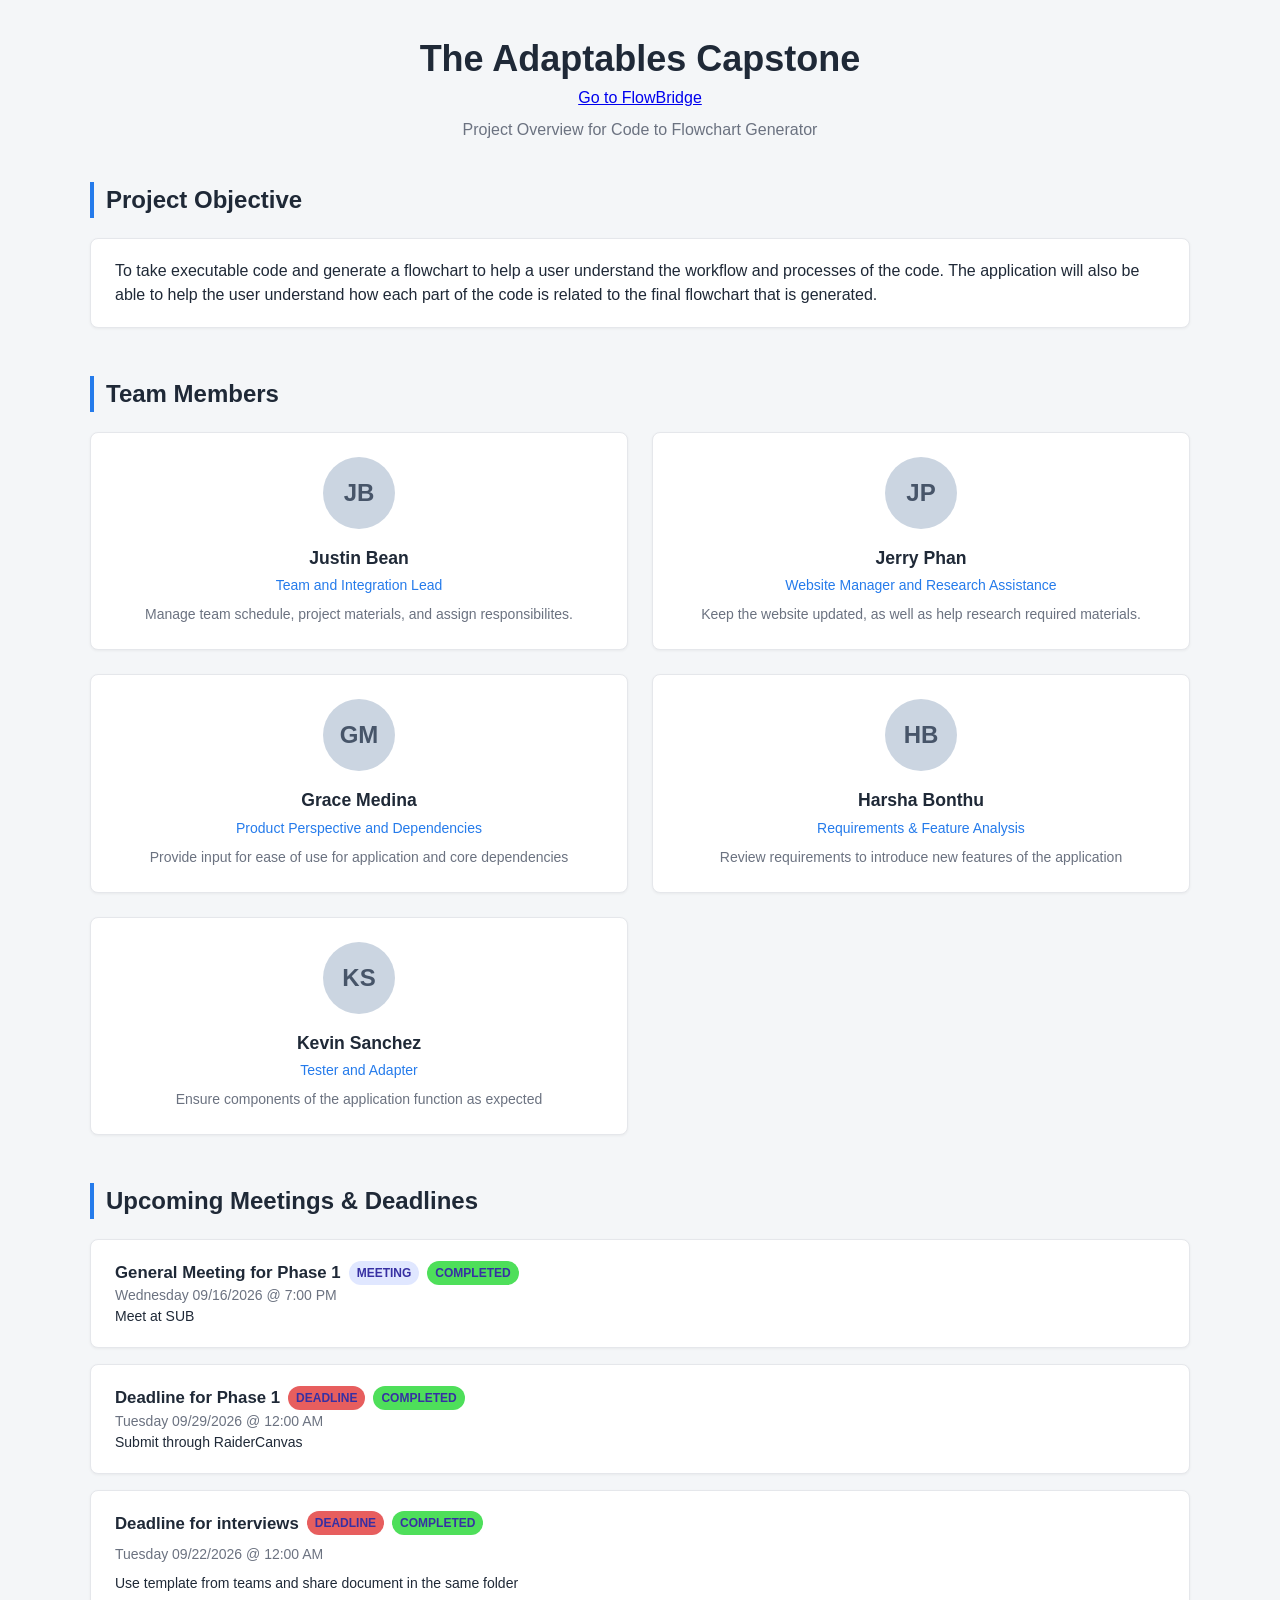
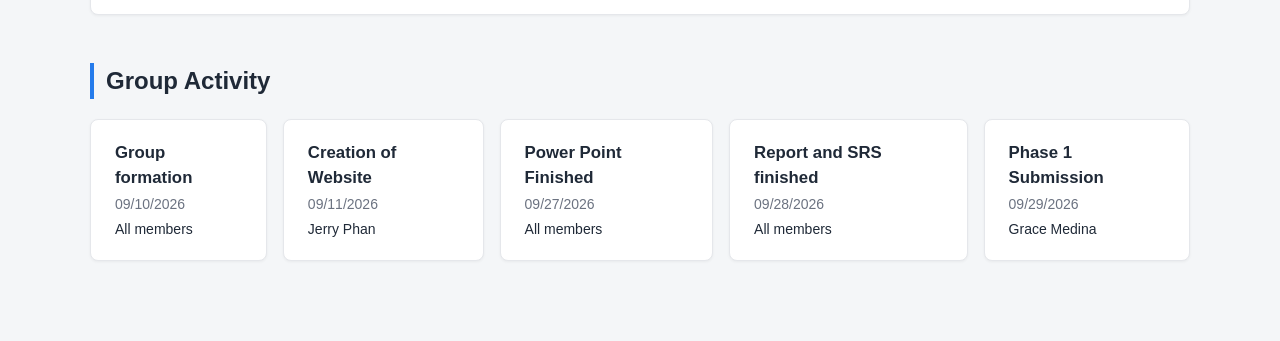
<file: index.html>
<!DOCTYPE html> 
<html>
    <head>
        <title>The Adaptables Capstone</title>
        <link href="css/styles.css" rel="stylesheet" type="text/css">
    </head>
    <body>
        <div class="container">
            <!-- Makes up the title for the website--> 
            <header>
                <h1>The Adaptables Capstone</h1>
                <a href="html/FlowBridge.html">Go to FlowBridge</a>
                <p>Project Overview for Code to Flowchart Generator</p>
            </header>
            <!-- Project objective section-->
            <section>
                <h2 class="section_title">Project Objective</h2>
                <div class="objective_text">To take executable code and generate a flowchart to help a user understand the workflow and processes of the code. The application will also be able to help the user understand how each part of the code is related to the final flowchart that is generated.
                </div>
            </section>
            <!-- Team member section--> 
            <section>
                <h2 class = "section_title">Team Members</h2>
                <div class = "members_grid">
                    <!-- Member card for Justin-->
                    <div class="member_card">
                        <div class="profile_picture">JB</div>
                        <div class="member_name">Justin Bean</div>
                        <div class="member_role">Team and Integration Lead</div>
                        <div class="member_description">Manage team schedule, project materials, and assign responsibilites.</div>
                    </div>
                    <!-- Member card for Jerry-->
                    <div class="member_card">
                        <div class="profile_picture">JP</div>
                        <div class="member_name">Jerry Phan</div>
                        <div class="member_role">Website Manager and Research Assistance</div>
                        <div class="member_description">Keep the website updated, as well as help research required materials.</div>
                    </div>
                    <!-- Member card for Grace-->
                     <div class="member_card">
                        <div class="profile_picture">GM</div>
                        <div class="member_name">Grace Medina</div>
                        <div class="member_role">Product Perspective and Dependencies</div>
                        <div class="member_description">Provide input for ease of use for application and core dependencies</div>
                    </div>
                    <!-- Member card for Harsha-->
                     <div class="member_card">
                        <div class="profile_picture">HB</div>
                        <div class="member_name">Harsha Bonthu</div>
                        <div class="member_role">Requirements & Feature Analysis</div>
                        <div class="member_description">Review requirements to introduce new features of the application</div>
                    </div>
                    <!-- Member card for Kevin-->
                     <div class="member_card">
                        <div class="profile_picture">KS</div>
                        <div class="member_name">Kevin Sanchez</div>
                        <div class="member_role">Tester and Adapter</div>
                        <div class="member_description">Ensure components of the application function as expected</div>
                    </div>
                </div>
            </section>
            <!-- Schedule section--> 
            <section>
                <h2 class="section_title">Upcoming Meetings & Deadlines</h2>
                <div class="schedule_list">
                    <!-- Schedule card for General Meeting for Phase 1-->
                    <div class="schedule_card">
                        <div class="schedule_details">
                            <div class="schedule_title">
                                General Meeting for Phase 1
                                <span class="schedule_badge">Meeting</span>
                                <span class="completed_badge">Completed</span>
                            </div>
                        <div class="schedule_date">Wednesday 09/16/2026 @ 7:00 PM</div>
                        <div class="schedule_details">Meet at SUB</div>
                        </div>
                    </div>
                    <!-- Schedule card for the phase 1 deadline-->
                    <div class="schedule_card">
                        <div class="schedule_details">
                            <div class="schedule_title">
                                Deadline for Phase 1
                                <span class="deadline_badge">Deadline</span>
                                <span class="completed_badge">Completed</span>
                            </div>
                            <div class="schedule_date">Tuesday 09/29/2026 @ 12:00 AM</div>
                            <div class="schedule_details">Submit through RaiderCanvas</div>
                        </div>
                    </div>
                    <!-- Schedule card for the interview deadlines-->
                     <div class="schedule_card">
                        <div class="schedule_title">Deadline for interviews
                            <span class="deadline_badge">Deadline</span>
                            <span class="completed_badge">Completed</span>
                        </div>
                        <div class="schedule_date">Tuesday 09/22/2026 @ 12:00 AM</div>
                        <div class="schedule_details">Use template from teams and share document in the same folder</div>
                     </div>
                </div>
            </section>
            <!-- Group activity section--> 
            <section>
                <h2 class="section_title">Group Activity</h2>
                <div class="activity_list">
                    <!-- Activity card for the group formation-->
                    <div class="activity_card">
                        <div class="activity_details">
                            <div class="activity_title">Group formation</div>
                            <div class="activity_date">09/10/2026</div>
                            <div class="activity_member">All members</div>
                        </div>
                    </div>
                    <!-- Activity card for the creation of the website-->
                    <div class="activity_card">
                        <div class="activity_details">
                            <div class="activity_title">Creation of Website</div>
                            <div class="activity_date">09/11/2026</div>
                            <div class="activity_member">Jerry Phan</div>
                        </div>
                    </div>
                    <!-- Activity card for the Powerpoint creation-->
                    <div class="activity_card">
                        <div class="activity_details">
                            <div class="activity_title">Power Point Finished</div>
                            <div class="activity_date">09/27/2026</div>
                            <div class="activity_member">All members</div>
                        </div>
                    </div>
                    <!-- Activity card for the report-->
                    <div class="activity_card">
                        <div class="activity_details">
                            <div class="activity_title"> Report and SRS finished</div>
                            <div class="activity_date">09/28/2026</div>
                            <div class="activity_member">All members</div>
                        </div>
                    </div>
                    <!-- Activity card for Phase 1 Submission-->
                    <div class="activity_card">
                        <div class="activity_details">
                            <div class="activity_title">Phase 1 Submission</div>
                            <div class="activity_date">09/29/2026</div>
                            <div class="activity_member">Grace Medina</div>
                        </div>
                     </div>
                </div>
            </section>
        </div>
    </body>
</html>
</file>
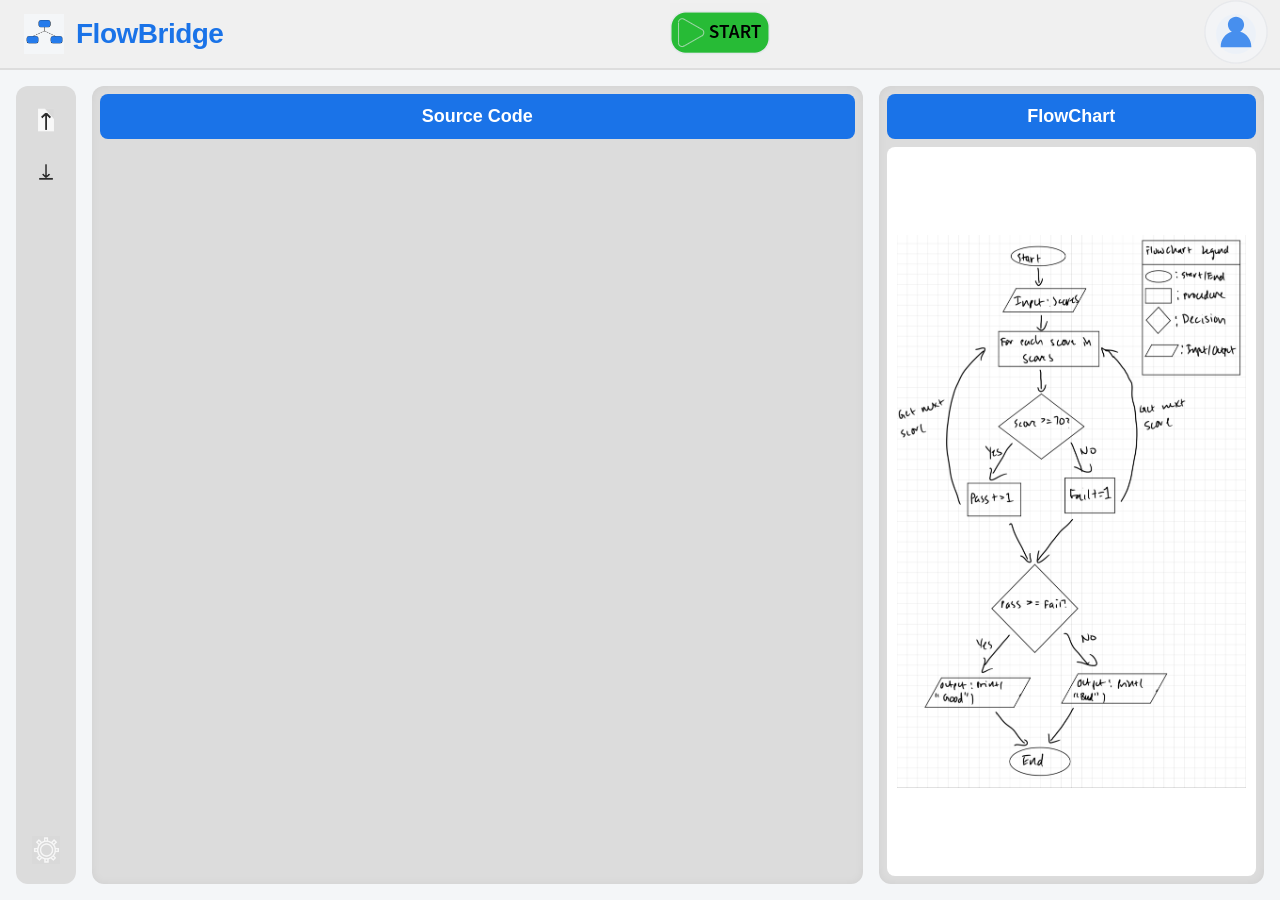
<file: html/FlowBridge.html>
<!DOCTYPE html>
<html lang="en">
    <head>
        <meta charset="UTF-8">
        <meta name="viewport" content="width=device-width, initial-scale=1.0">
        <title>FlowBridge</title>
        <link rel="stylesheet" href="FlowBridge.css">
        <script src="../js/FlowBridgeScript.js"></script>
    </head>
    <body>
        <!-- Top Navigation Bar -->
        <header class="heading">
            <div class="headingLeft">
                <img src="FlowBridgeIcon.png" alt="Logo Icon" class="logoIcon">
                <span class="brandName">FlowBridge</span>
            </div>
            <div class="headingCenter">
                <button class="startButton">
                    <img src="StartButton.png", alt="Start Button">
                </button>
            </div>
            <div class="headingRight">
                <div class="user-profile">
                    <div>
                        <label for="loginButton">
                            <img src="ProfilePicture.png" alt="Profile Icon" class="loginIcon">
                        </label>
                        <input type="button" id=loginButton class="toolButton" onclick="openLogin()">
                    </div>
                </div>
            </div>
        </header>

        <!-- Main Workspace Area -->
        <div class="workspace">
            
            <!-- Left Vertical Toolbar -->
            <aside class="sidebarLeft">
                <div class="toolbarTop">
                    <div>
                        <label for="fileUpload">
                            <img src="UploadFileButton.png" alt="Upload Icon" class="toolIcon">
                        </label>
                        <input type="file" id="fileUpload" class="toolButton">
                    </div>
                    <img src="ExportButton.png" alt="Export Icon" class="toolIcon">
                </div>
                <div class="toolbar-bottom">
                    <img src="SettingsIcon.png" alt="Settings Icon" class="toolIcon">
                </div>
            </aside>

            <!-- Main Content Grid -->
            <main class="contentGrid">
                <!-- Source Code Section -->
                <section class="card">
                    <div class="cardHeader">
                        Source Code
                    </div>
                        <iframe 
                            src="https://onecompiler.com/embed/python?hideResult=true&hideRun=true&listenToEvents=true&codeChangeEvent=true" 
                            width="100%" 
                            height="100%" 
                            frameborder="0"
                            id="codeEditor">
                        </iframe>
                    <div class="cardBody"></div>
                </section>

                <!-- FlowChart Section -->
                <section class="card">
                    <div class="cardHeader">FlowChart</div>
                    <div class="cardBody flowchartBody">
                        <img src="ExampleScreenShot.jpg" alt="Flowchart" class="flowchartImage">
                    </div>
                </section>

            </main>
        </div>
    </body>
</html>
</file>
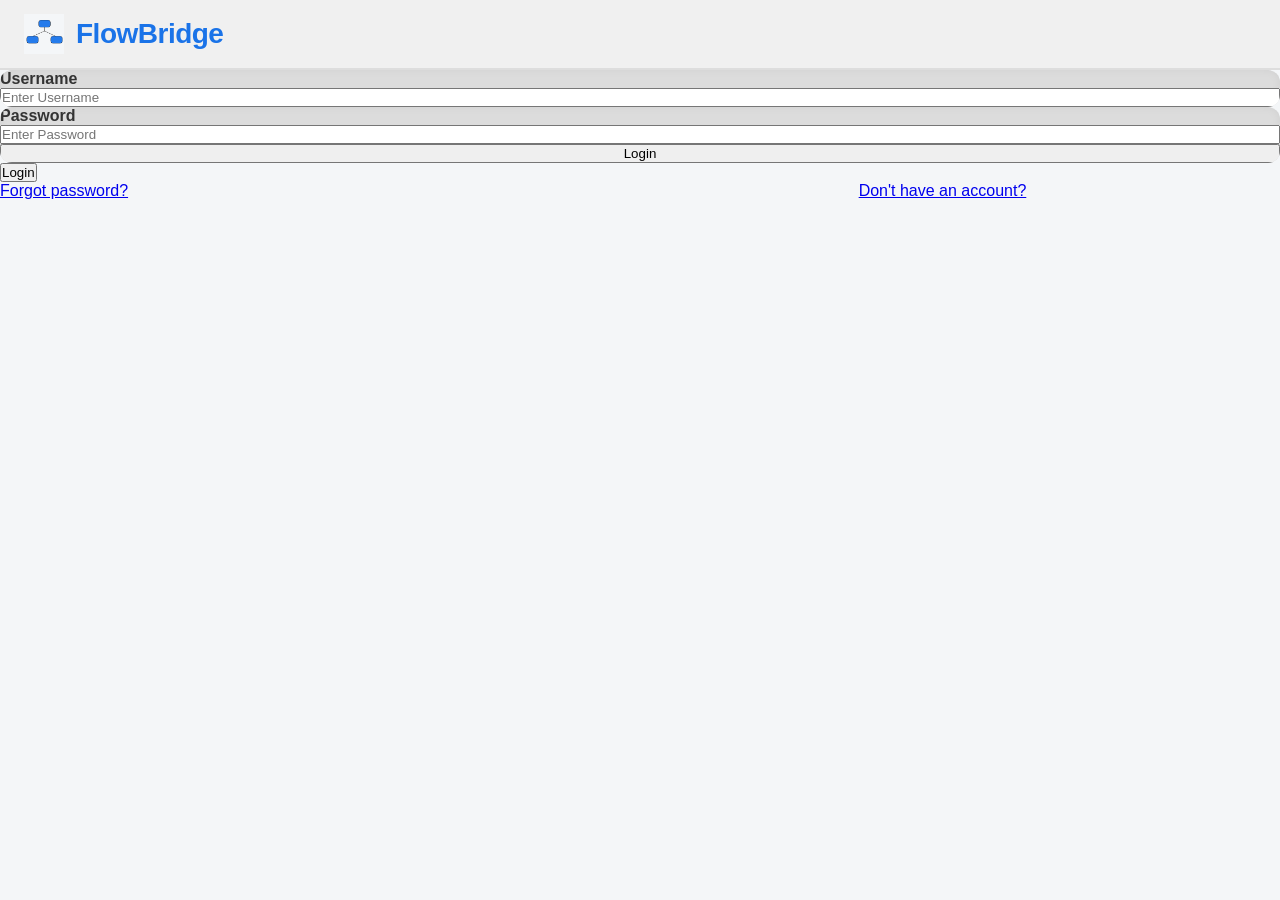
<file: html/FlowBridgeLogin.html>
<!DOCTYPE html>
<html lang="en">
    <head>
        <meta charset="UTF-8">
        <meta name="viewport" content="width=device-width, initial-scale=1.0">
        <title>FlowBridge Login Page</title>
        <link rel="stylesheet" href="FlowBridge.css">
    </head>
    <body>
        <!-- Top Navigation Bar -->
        <header class="heading">
            <div class="headingLeft">
                <img src="FlowBridgeIcon.png" alt="Logo Icon" class="logoIcon">
                <span class="brandName">FlowBridge</span>
            </div>
        </header>
        <main>
            <form method="post">
                <div class="card">
                    <label for="userName"><b>Username</b></label>
                    <input type="text" placeholder="Enter Username" name="userName" required>
                </div>
                <div class="card">
                    <label for="passWord"><b>Password</b></label>
                    <input type="password" placeholder="Enter Password" name="psw" required>
                    <button type="submit">Login</button>
                </div>
                <button type="submit">Login</button>
                <div class="contentGrid">
                    <span class="passWord"><a href="#">Forgot password?</a></span>
                    <span class="passWord"><a href="#">Don't have an account?</a></span>
                </div>
            </form>
        </main>
    </body>
</html>
</file>
<file: css/styles.css>
:root {
    --bg-color: #f4f6f8;
    --card-bg: #ffffff;
    --primary: #257beb;
    --text-main: #1f2937;
    --text-muted: #6b7280;
    --border: #e5e7eb;
    --tag-bg: #e0e7ff;
    --tag-text: #3730a3;
    --tag-important: #e75e5e;
    --tag-completed: #4edf5a;
}

* {
    box-sizing: border-box;
    margin: 0;
    padding: 0;
    font-family: -apple-system, BlinkMacSystemFont, "Segoe UI", Roboto, Helvetica, Arial, sans-serif;
}

body {
    background-color: var(--bg-color);
    color: var(--text-main);
    padding: 2rem 1rem;
    line-height: 1.5;
}

.container {
    max-width: 1100px;
    margin: 0 auto;
}

header {
    margin-bottom: 2.5rem;
    text-align: center;
}

header h1 {
    font-size: 2.25rem;
    color: var(--text-main);
}

header p {
    color: var(--text-muted);
    margin-top: 0.5rem;
}
/* For the general section titles */
.section_title {
    font-size: 1.5rem;
    margin-bottom: 1.25rem;
    border-left: 4px solid var(--primary);
    padding-left: 0.75rem;
}

.objective_text{
    background: var(--card-bg);
    border: 1px solid var(--border);
    border-radius: 8px;
    padding: 1.25rem 1.5rem;
    display: flex;
    flex-direction: column;
    gap: 0.5rem;
    box-shadow: 0 1px 3px rgba(0, 0, 0, 0.05);
    margin-bottom: 3rem;
}

/* For the team member grid*/
.members_grid {
    display: grid;
    grid-template-columns: repeat(2, 1fr);
    justify-content: center;
    gap: 1.5rem;
    margin-bottom: 3rem;
}

.member_card {
    background: var(--card-bg);
    border: 1px solid var(--border);
    border-radius: 8px;
    padding: 1.5rem;
    text-align: center;
    box-shadow: 0 1px 3px rgba(0, 0, 0, 0.05);
}

.profile_picture {
    width: 72px;
    height: 72px;
    border-radius: 50%;
    background-color: #cbd5e1;
    display: inline-flex;
    align-items: center;
    justify-content: center;
    font-size: 1.5rem;
    font-weight: 600;
    color: #475569;
    margin-bottom: 1rem;
}

.member_name {
    font-size: 1.1rem;
    font-weight: 600;
}

.member_role {
    font-size: 0.875rem;
    color: var(--primary);
    font-weight: 500;
    margin-top: 0.25rem;
}

.member_description {
    font-size: 0.875rem;
    color: var(--text-muted);
    margin-top: 0.5rem;
}

/* For the schedule and deadline list*/
.schedule_list {
    display: flex;
    flex-direction: column;
    gap: 1rem;
    margin-bottom: 3rem;
}

.schedule_card {
    background: var(--card-bg);
    border: 1px solid var(--border);
    border-radius: 8px;
    padding: 1.25rem 1.5rem;
    display: flex;
    flex-direction: column;
    gap: 0.5rem;
    box-shadow: 0 1px 3px rgba(0, 0, 0, 0.05);
} 

.schedule_details {
    font-size: 0.875rem;
    font-weight: 500;
    color: var(--text-main);
}

.schedule_badge {
    font-size: 0.75rem;
    padding: 0.2rem 0.5rem;
    border-radius: 9999px;
    background-color: var(--tag-bg);
    color: var(--tag-text);
    font-weight: 600;
    text-transform: uppercase;
}

.deadline_badge{
    font-size: 0.75rem;
    padding: 0.2rem 0.5rem;
    border-radius: 9999px;
    background-color: var(--tag-important);
    color: var(--tag-text);
    font-weight: 600;
    text-transform: uppercase;
}

.completed_badge{
    font-size: 0.75rem;
    padding: 0.2rem 0.5rem;
    border-radius: 9999px;
    background-color: var(--tag-completed);
    color: var(--tag-text);
    font-weight: 600;
    text-transform: uppercase;
}

.badge.activity {
    background-color: #fef3c7;
    color: #92400e;
}

.schedule_title {
    font-size: 1.05rem;
    font-weight: 600;
    display: flex;
    align-items: center;
    gap: 0.5rem;
}

.schedule_date {
    font-size: 0.875rem;
    color: var(--text-muted);
}

/* For the group activity section */
.activity_list {
    display: flex;
    flex-direction: row;
    gap: 1rem;
    margin-bottom: 3rem;
}

.activity_card {
    background: var(--card-bg);
    border: 1px solid var(--border);
    border-radius: 8px;
    padding: 1.25rem 1.5rem;
    display: flex;
    flex-direction: column;
    gap: 0.5rem;
    box-shadow: 0 1px 3px rgba(0, 0, 0, 0.05);
}

.activity_details {
    display: flex;
    flex-direction: column;
    gap: 0.25rem;
}

.activity_title {
    font-size: 1.05rem;
    font-weight: 600;
    display: flex;
    align-items: center;
    gap: 0.5rem;
}

.activity_date {
    font-size: 0.875rem;
    color: var(--text-muted);
}

.activity_member {
    font-size: 0.875rem;
    font-weight: 500;
    color: var(--text-main);
}
</file>
<file: html/FlowBridge.css>
/* General Reset & Layout Setup */
* {
    box-sizing: border-box;
    margin: 0;
    padding: 0;
    font-family: -apple-system, BlinkMacSystemFont, "Segoe UI", Roboto, Helvetica, Arial, sans-serif;
}

body {
    background-color: #f4f6f8;
    color: #333;
    display: flex;
    flex-direction: column;
    height: 100vh;
    overflow: hidden;
}

/* Navbar Styles */
.heading {
    height: 70px;
    background-color: #f0f0f0;
    border-bottom: 2px solid #ddd;
    display: flex;
    align-items: center;
    justify-content: space-between;
    padding: 0 24px;
}

.headingLeft {
    display: flex;
    align-items: center;
    gap: 12px;
}

.headingRight {
    display: flex;
    align-items: center;
}

.headingCenter {
    display: flex;
    align-items: center;
}

.logoIcon {
    width: 40px;
    height: auto;
}

.brandName {
    font-size: 28px;
    font-weight: 800;
    color: #1a73e8;
    letter-spacing: -0.5px;
}

.startButton {
    cursor: pointer;
    border: none;
    outline: none;
    height: fit-content;
    width: fit-content;
}

.user-profile {
    background-color: #d0e1fd;
    border-radius: 50%;
    width: 40px;
    height: 40px;
    display: flex;
    align-items: center;
    justify-content: center;
    cursor: pointer;
}

/* Workspace Layout */
.workspace {
    display: flex;
    flex: 1;
    overflow: hidden;
    padding: 16px;
    gap: 16px;
}

/* Left Sidebar Toolbar */
.sidebarLeft {
    width: 60px;
    background-color: #dcdcdc;
    border-radius: 12px;
    display: flex;
    flex-direction: column;
    justify-content: space-between;
    align-items: center;
    padding: 20px 0;
}

.toolbarTop, .toolbar-bottom {
    display: flex;
    flex-direction: column;
    gap: 20px;
    align-items: center;
}

.toolIcon {
    width: 28px;
    height: 28px;
    cursor: pointer;
    opacity: 0.8;
    transition: opacity 0.2s;
}

.loginIcon{
    width: flex;
    height: flex;
    cursor: pointer;
    opacity: 0.8;
    transition: opacity 0.2s;
}

.toolButton{
    border: none;
    background: none;
    display: none;
}

/* Content Grid Area */
.contentGrid {
    display: grid;
    grid-template-columns: 2fr 1fr;
    gap: 16px;
    flex: 1;
    height: 100%;
}

/* Cards Layout */
.card {
    background-color: #dcdcdc;
    border-radius: 12px;
    display: flex;
    flex-direction: column;
    overflow: hidden;
    box-shadow: inset 0 0 10px rgba(0,0,0,0.05);
}

.cardHeader {
    background-color: #1a73e8;
    color: white;
    font-size: 18px;
    font-weight: bold;
    text-align: center;
    padding: 12px;
    margin: 8px;
    border-radius: 8px;
}

.cardBody {
    flex: 1;
    margin: 0 8px 8px 8px;
    background-color: #d0d0d0;
    border-radius: 8px;
    display: flex;
    align-items: center;
    justify-content: center;
    overflow: hidden;
}

.flowchartBody {
    background-color: #ffffff;
    padding: 10px;
}

.flowchartImage {
    max-width: 100%;
    max-height: 100%;
    object-fit: contain;
}
</file>
